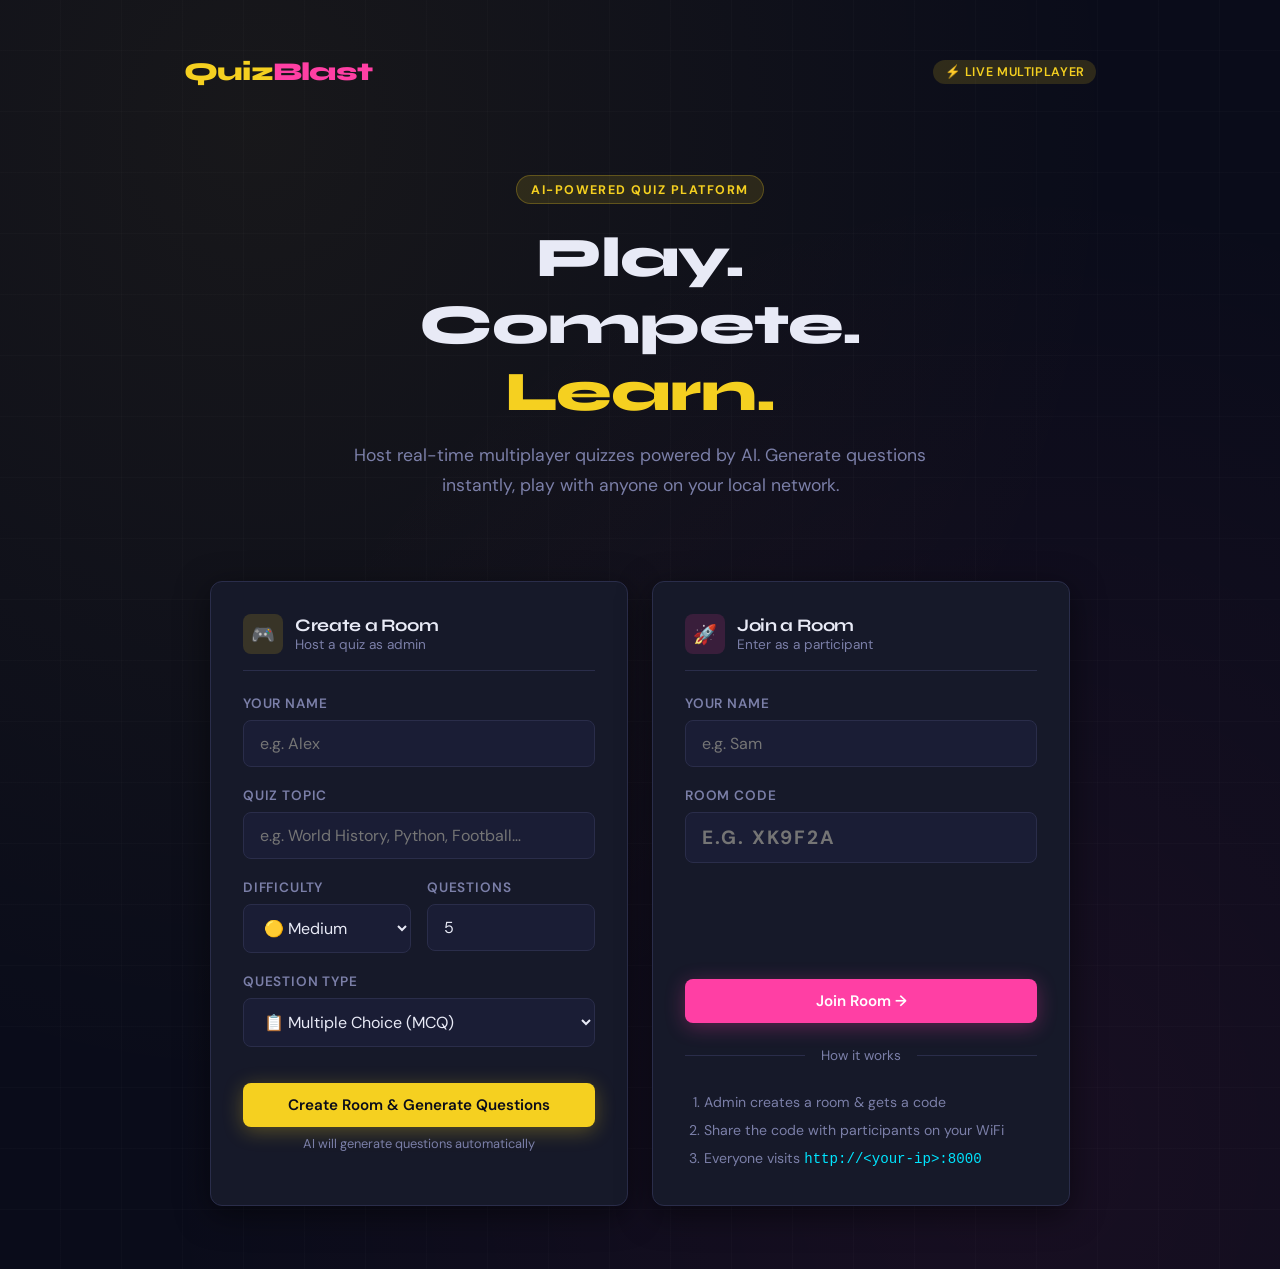
<file: index.html>
<!DOCTYPE html>
<html lang="en">
<head>
  <meta charset="UTF-8" />
  <meta name="viewport" content="width=device-width, initial-scale=1.0" />
  <title>QuizBlast – Multiplayer Quiz</title>
  <link rel="stylesheet" href="/static/style.css" />
</head>
<body>
  <div id="toast-container"></div>

  <div class="page">
    <nav>
      <a href="/" class="logo">Quiz<span>Blast</span></a>
      <span class="badge badge-yellow">⚡ Live Multiplayer</span>
    </nav>

    <section class="hero animate-in">
      <div class="hero-tag">AI-Powered Quiz Platform</div>
      <h1>Play. Compete. <em>Learn.</em></h1>
      <p>Host real-time multiplayer quizzes powered by AI. Generate questions instantly, play with anyone on your local network.</p>
    </section>

    <div class="two-col animate-in">

      <!-- Create Room -->
      <div class="card">
        <div class="card-header">
          <div class="icon icon-yellow">🎮</div>
          <div>
            <h3>Create a Room</h3>
            <p class="text-muted" style="font-size:.85rem">Host a quiz as admin</p>
          </div>
        </div>

        <form id="create-form" onsubmit="return false">
          <div class="form-group">
            <label>Your Name</label>
            <input type="text" id="admin-name" placeholder="e.g. Alex" maxlength="50" required />
          </div>
          <div class="form-group">
            <label>Quiz Topic</label>
            <input type="text" id="quiz-topic" placeholder="e.g. World History, Python, Football…" maxlength="100" required />
          </div>
          <div class="form-row">
            <div class="form-group">
              <label>Difficulty</label>
              <select id="difficulty">
                <option value="easy">🟢 Easy</option>
                <option value="medium" selected>🟡 Medium</option>
                <option value="hard">🔴 Hard</option>
              </select>
            </div>
            <div class="form-group">
              <label>Questions</label>
              <input type="number" id="num-questions" value="5" min="1" max="20" required />
            </div>
          </div>
          <div class="form-group">
            <label>Question Type</label>
            <select id="question-type">
              <option value="mcq">📋 Multiple Choice (MCQ)</option>
              <option value="blank">✏️ Fill in the Blanks</option>
            </select>
          </div>
          <button class="btn btn-primary btn-full mt-2" onclick="createRoom()" id="create-btn">
            <span>Create Room & Generate Questions</span>
          </button>
          <p class="text-muted text-center mt-1" style="font-size:.8rem">AI will generate questions automatically</p>
        </form>
      </div>

      <!-- Join Room -->
      <div class="card">
        <div class="card-header">
          <div class="icon icon-pink">🚀</div>
          <div>
            <h3>Join a Room</h3>
            <p class="text-muted" style="font-size:.85rem">Enter as a participant</p>
          </div>
        </div>

        <form id="join-form" onsubmit="return false">
          <div class="form-group">
            <label>Your Name</label>
            <input type="text" id="join-name" placeholder="e.g. Sam" maxlength="50" required />
          </div>
          <div class="form-group">
            <label>Room Code</label>
            <input type="text" id="room-code-input" placeholder="e.g. XK9F2A"
              maxlength="6" style="text-transform:uppercase;letter-spacing:.1em;font-size:1.2rem;font-weight:700" required />
          </div>

          <div style="height:6rem"></div>

          <button class="btn btn-pink btn-full" onclick="joinRoom()" id="join-btn">
            Join Room →
          </button>
        </form>

        <div class="divider">How it works</div>
        <ol style="padding-left:1.2rem;color:var(--muted);font-size:.88rem;line-height:2">
          <li>Admin creates a room &amp; gets a code</li>
          <li>Share the code with participants on your WiFi</li>
          <li>Everyone visits <code style="color:var(--cyan)">http://&lt;your-ip&gt;:8000</code></li>
        </ol>
      </div>

    </div>
  </div>

  <script src="/static/script.js"></script>
  <script>
    async function createRoom() {
      const name = document.getElementById('admin-name').value.trim();
      const topic = document.getElementById('quiz-topic').value.trim();
      const difficulty = document.getElementById('difficulty').value;
      const num = parseInt(document.getElementById('num-questions').value);
      const qtype = document.getElementById('question-type').value;

      if (!name || !topic) return showToast('Please fill in all fields.', 'error');

      const btn = document.getElementById('create-btn');
      btn.disabled = true;
      btn.innerHTML = '<span class="spinner"></span> Generating questions…';

      try {
        const res = await fetch('/create-room', {
          method: 'POST',
          headers: {'Content-Type': 'application/json'},
          body: JSON.stringify({admin_name: name, quiz_topic: topic, difficulty, num_questions: num, question_type: qtype})
        });
        const data = await res.json();
        if (!res.ok) throw new Error(data.detail || 'Failed to create room.');

        showToast(`Room created! ${data.num_questions} questions ready.`, 'success');

        // Save session info and redirect to admin dashboard
        sessionStorage.setItem('room_code', data.room_code);
        sessionStorage.setItem('admin_id', data.admin_id);
        sessionStorage.setItem('is_admin', 'true');
        sessionStorage.setItem('user_name', name);

        setTimeout(() => { window.location.href = `/admin?room=${data.room_code}`; }, 800);
      } catch (err) {
        showToast(err.message, 'error');
        btn.disabled = false;
        btn.innerHTML = '<span>Create Room & Generate Questions</span>';
      }
    }

    async function joinRoom() {
      const name = document.getElementById('join-name').value.trim();
      const code = document.getElementById('room-code-input').value.trim().toUpperCase();

      if (!name || !code) return showToast('Please fill in all fields.', 'error');

      const btn = document.getElementById('join-btn');
      btn.disabled = true;
      btn.textContent = 'Joining…';

      try {
        const res = await fetch('/join-room', {
          method: 'POST',
          headers: {'Content-Type': 'application/json'},
          body: JSON.stringify({name, room_code: code})
        });
        const data = await res.json();
        if (!res.ok) throw new Error(data.detail || 'Failed to join room.');

        sessionStorage.setItem('user_id', data.user_id);
        sessionStorage.setItem('room_code', data.room_code);
        sessionStorage.setItem('is_admin', 'false');
        sessionStorage.setItem('user_name', name);

        if (data.rejoin || data.room_status === 'started' || data.room_status === 'closed') {
          window.location.href = `/result?room=${code}&user=${data.user_id}`;
        } else {
          window.location.href = `/quiz?room=${code}&user=${data.user_id}`;
        }
      } catch (err) {
        showToast(err.message, 'error');
        btn.disabled = false;
        btn.textContent = 'Join Room →';
      }
    }

    // Auto-uppercase room code as typed
    document.getElementById('room-code-input')?.addEventListener('input', function() {
      this.value = this.value.toUpperCase();
    });
  </script>
</body>
</html>
</file>
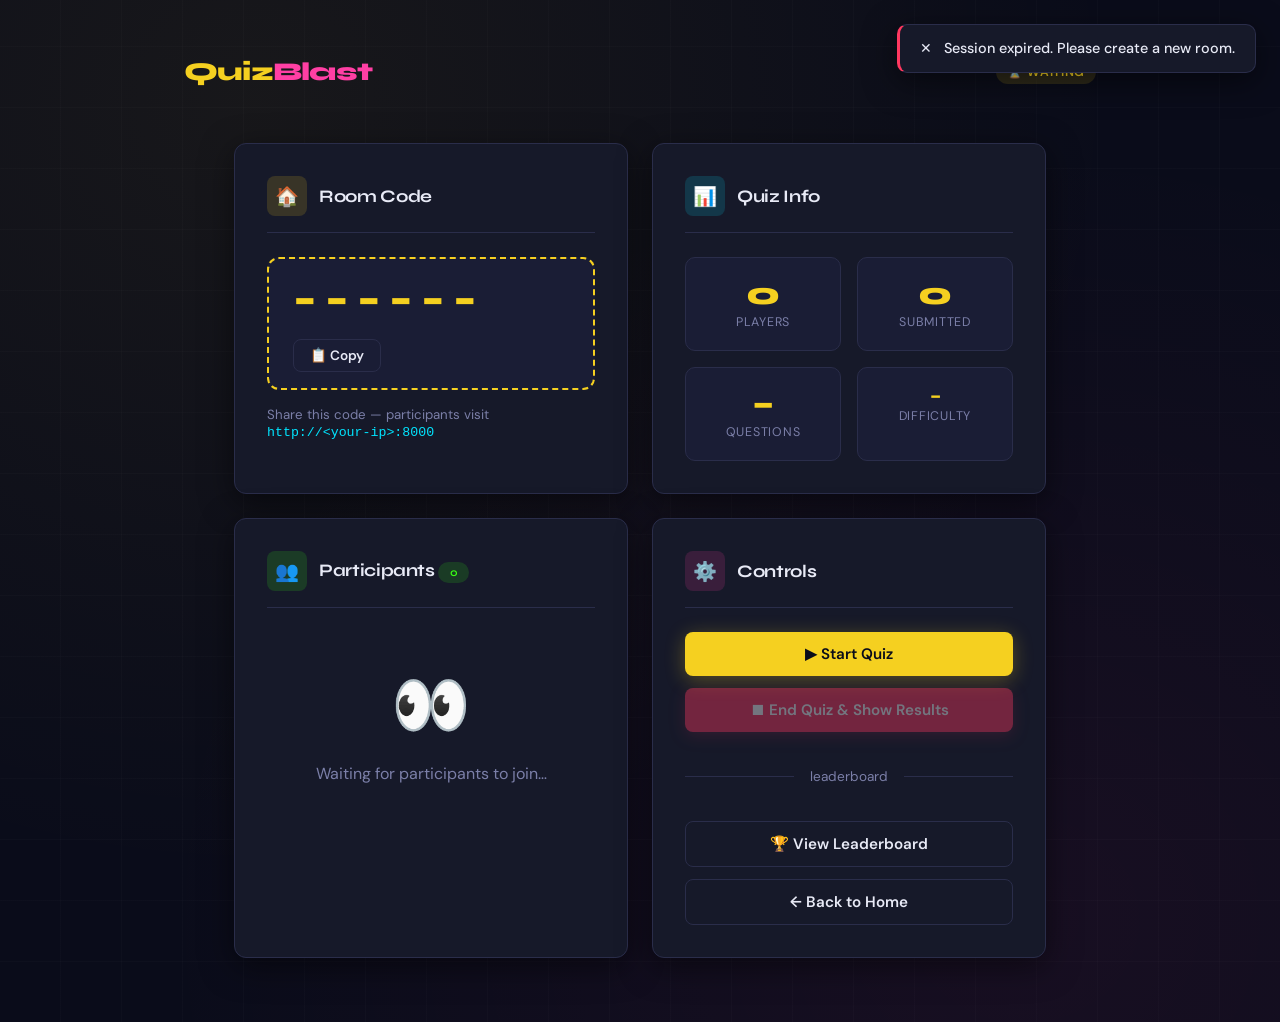
<file: admin.html>
<!DOCTYPE html>
<html lang="en">
<head>
  <meta charset="UTF-8" />
  <meta name="viewport" content="width=device-width, initial-scale=1.0" />
  <title>Admin Dashboard – QuizBlast</title>
  <link rel="stylesheet" href="/static/style.css" />
</head>
<body>
  <div id="toast-container"></div>

  <div class="page">
    <nav>
      <a href="/" class="logo">Quiz<span>Blast</span></a>
      <span id="room-status-badge" class="badge badge-yellow">⏳ Waiting</span>
    </nav>

    <div class="container" style="width:100%;max-width:860px">

      <!-- Top row: room code + quiz info -->
      <div class="two-col animate-in" style="margin-bottom:1.5rem">
        <div class="card">
          <div class="card-header">
            <div class="icon icon-yellow">🏠</div>
            <h3>Room Code</h3>
          </div>
          <div class="room-code-display">
            <button class="code room-code-button" id="room-code-display" onclick="copyCode()" title="Click to copy room code">------</button>
            <button class="btn btn-outline btn-sm" onclick="copyCode()">📋 Copy</button>
          </div>
          <p class="text-muted mt-2" style="font-size:.83rem">
            Share this code — participants visit <code style="color:var(--cyan)" id="server-url">http://&lt;your-ip&gt;:8000</code>
          </p>
        </div>

        <div class="card">
          <div class="card-header">
            <div class="icon icon-cyan">📊</div>
            <h3>Quiz Info</h3>
          </div>
          <div class="stats-grid" style="margin-bottom:0">
            <div class="stat-box">
              <div class="stat-value" id="stat-players">0</div>
              <div class="stat-label">Players</div>
            </div>
            <div class="stat-box">
              <div class="stat-value" id="stat-submitted">0</div>
              <div class="stat-label">Submitted</div>
            </div>
            <div class="stat-box">
              <div class="stat-value" id="stat-questions">–</div>
              <div class="stat-label">Questions</div>
            </div>
            <div class="stat-box">
              <div class="stat-value" id="stat-difficulty" style="font-size:1rem">–</div>
              <div class="stat-label">Difficulty</div>
            </div>
          </div>
        </div>
      </div>

      <!-- Main area: users + controls -->
      <div class="two-col animate-in">

        <!-- Participants panel -->
        <div class="card">
          <div class="card-header">
            <div class="icon icon-green">👥</div>
            <h3>Participants <span id="user-count" class="badge badge-green" style="font-size:.7rem">0</span></h3>
          </div>

          <div id="no-users" class="waiting-screen" style="padding:2rem 0">
            <div class="pulse-icon">👀</div>
            <p class="text-muted">Waiting for participants to join…</p>
          </div>

          <ul class="user-list" id="user-list"></ul>
        </div>

        <!-- Controls panel -->
        <div class="card">
          <div class="card-header">
            <div class="icon icon-pink">⚙️</div>
            <h3>Controls</h3>
          </div>

          <div style="display:flex;flex-direction:column;gap:.75rem">
            <button class="btn btn-primary" id="start-btn" onclick="startQuiz()">
              ▶ Start Quiz
            </button>
            <button class="btn btn-danger" id="end-btn" onclick="endQuiz()" disabled>
              ⏹ End Quiz & Show Results
            </button>
            <div class="divider">leaderboard</div>
            <button class="btn btn-outline" onclick="loadLeaderboard()">
              🏆 View Leaderboard
            </button>
            <button class="btn btn-outline" onclick="window.location.href='/'">
              ← Back to Home
            </button>
          </div>

          <!-- Submission tracker -->
          <div id="submission-section" class="hidden mt-3">
            <div class="flex-between mb-1">
              <span class="text-muted" style="font-size:.85rem">Submissions</span>
              <span id="submission-count" class="text-yellow" style="font-weight:700">0/0</span>
            </div>
            <div class="progress-wrap">
              <div class="progress-bar" id="submission-bar" style="width:0%"></div>
            </div>
          </div>
        </div>

      </div>

      <!-- Leaderboard (shown after quiz ends) -->
      <div class="card animate-in mt-3 hidden" id="leaderboard-card">
        <div class="card-header">
          <div class="icon icon-yellow">🏆</div>
          <h3>Leaderboard</h3>
        </div>
        <ul class="leaderboard" id="leaderboard-list"></ul>
      </div>

    </div>
  </div>

  <script src="/static/script.js"></script>
  <script>
    const params = new URLSearchParams(window.location.search);
    const roomCode = params.get('room') || sessionStorage.getItem('room_code');
    const adminId  = sessionStorage.getItem('admin_id');
    const adminName = sessionStorage.getItem('user_name') || 'Admin';

    let ws = null;
    let submittedCount = 0;
    let totalPlayers = 0;

    // ── Init ──────────────────────────────────────────────
    window.addEventListener('DOMContentLoaded', async () => {
      if (!roomCode || !adminId) {
        showToast('Session expired. Please create a new room.', 'error');
        setTimeout(() => window.location.href = '/', 1500);
        return;
      }

      document.getElementById('room-code-display').textContent = roomCode;
      document.getElementById('server-url').textContent = `http://${location.hostname}:8000`;

      await loadRoomInfo();
      connectWebSocket();
    });

    async function loadRoomInfo() {
      try {
        const res = await fetch(`/room-info/${roomCode}`);
        const data = await res.json();
        if (!res.ok) throw new Error(data.detail);

        document.getElementById('stat-questions').textContent = data.num_questions;
        document.getElementById('stat-difficulty').textContent = data.difficulty;

        updateStatus(data.status);
        renderUserList(data.participants);
      } catch (err) {
        showToast('Could not load room info: ' + err.message, 'error');
      }
    }

    // ── WebSocket ─────────────────────────────────────────
    function connectWebSocket() {
      const wsUrl = `ws://${location.host}/ws/${roomCode}?user_id=${adminId}&user_name=${encodeURIComponent(adminName)}&is_admin=true`;
      ws = new WebSocket(wsUrl);

      ws.onopen = () => {
        showToast('Live updates connected ✓', 'success');
        // Keepalive ping every 25 seconds
        setInterval(() => ws.readyState === 1 && ws.send(JSON.stringify({event:'ping'})), 25000);
      };

      ws.onmessage = (e) => {
        const msg = JSON.parse(e.data);
        handleWsEvent(msg);
      };

      ws.onclose = () => showToast('WebSocket disconnected. Refresh to reconnect.', 'error');
    }

    function handleWsEvent(msg) {
      switch(msg.event) {
        case 'user_joined':
          renderUserList(msg.users || []);
          showToast(`${msg.user_name} joined!`, 'info');
          break;
        case 'user_left':
          renderUserList(msg.users || []);
          showToast(`${msg.user_name} left.`, 'info');
          break;
        case 'user_submitted':
          submittedCount++;
          document.getElementById('stat-submitted').textContent = submittedCount;
          updateSubmissionProgress();
          showToast(`${msg.user_name} submitted — Score: ${msg.score}`, 'success');
          // Update score in user list
          document.querySelectorAll('.user-item').forEach(el => {
            if (parseInt(el.dataset.userId) === msg.user_id) {
              const scoreEl = el.querySelector('.user-score');
              if (scoreEl) scoreEl.textContent = `${msg.score} pts`;
            }
          });
          break;
        case 'quiz_ended':
          renderLeaderboard(msg.leaderboard);
          break;
      }
    }

    // ── Render helpers ────────────────────────────────────
    function renderUserList(users) {
      const list = document.getElementById('user-list');
      const noUsers = document.getElementById('no-users');
      const count = document.getElementById('user-count');

      totalPlayers = users.length;
      count.textContent = users.length;
      document.getElementById('stat-players').textContent = users.length;

      if (users.length === 0) {
        noUsers.classList.remove('hidden');
        list.innerHTML = '';
        return;
      }
      noUsers.classList.add('hidden');
      list.innerHTML = users.map(u => `
        <li class="user-item" data-user-id="${u.user_id}">
          <div class="name">
            <div class="avatar">${u.user_name.charAt(0).toUpperCase()}</div>
            <span>${u.user_name}</span>
          </div>
          <div style="display:flex;align-items:center;gap:.5rem">
            <span class="user-score text-muted" style="font-size:.85rem">–</span>
            <button class="btn btn-danger btn-sm" onclick="kickUser(${u.user_id}, '${u.user_name}')">✕</button>
          </div>
        </li>
      `).join('');

      updateSubmissionProgress();
    }

    function updateSubmissionProgress() {
      if (totalPlayers === 0) return;
      const pct = Math.round((submittedCount / totalPlayers) * 100);
      document.getElementById('submission-count').textContent = `${submittedCount}/${totalPlayers}`;
      document.getElementById('submission-bar').style.width = pct + '%';
    }

    function renderLeaderboard(lb) {
      const card = document.getElementById('leaderboard-card');
      const list = document.getElementById('leaderboard-list');
      card.classList.remove('hidden');

      const medals = ['🥇','🥈','🥉'];
      list.innerHTML = lb.map((u, i) => `
        <li class="lb-item">
          <span class="lb-rank">${medals[i] || '#'+(i+1)}</span>
          <div class="lb-name">${u.name}</div>
          <span class="lb-score">${u.score}</span>
        </li>
      `).join('');

      card.scrollIntoView({behavior:'smooth'});
    }

    function updateStatus(status) {
      const badge = document.getElementById('room-status-badge');
      const startBtn = document.getElementById('start-btn');
      const endBtn = document.getElementById('end-btn');
      const subSection = document.getElementById('submission-section');

      const map = {
        waiting: {text: '⏳ Waiting', cls: 'badge-yellow'},
        started: {text: '▶ Live',    cls: 'badge-green'},
        closed:  {text: '✓ Ended',  cls: 'badge-muted'},
      };
      const s = map[status] || map.waiting;
      badge.textContent = s.text;
      badge.className = `badge ${s.cls}`;

      if (status === 'started') {
        startBtn.disabled = true;
        endBtn.disabled = false;
        subSection.classList.remove('hidden');
      } else if (status === 'closed') {
        startBtn.disabled = true;
        endBtn.disabled = true;
      }
    }

    // ── Actions ───────────────────────────────────────────
    async function startQuiz() {
      if (!confirm('Start the quiz now? All participants will receive questions.')) return;
      const btn = document.getElementById('start-btn');
      btn.disabled = true;
      btn.innerHTML = '<span class="spinner"></span> Starting…';

      try {
        const res = await fetch('/start-quiz', {
          method: 'POST',
          headers: {'Content-Type': 'application/json'},
          body: JSON.stringify({room_code: roomCode, admin_id: parseInt(adminId)})
        });
        const data = await res.json();
        if (!res.ok) throw new Error(data.detail);

        showToast('Quiz started! Questions sent to all players.', 'success');
        updateStatus('started');
        btn.textContent = '▶ Quiz Running';
      } catch (err) {
        showToast(err.message, 'error');
        btn.disabled = false;
        btn.textContent = '▶ Start Quiz';
      }
    }

    async function endQuiz() {
      if (!confirm('End the quiz? This will show results to all participants.')) return;

      try {
        const res = await fetch('/end-quiz', {
          method: 'POST',
          headers: {'Content-Type': 'application/json'},
          body: JSON.stringify({room_code: roomCode, admin_id: parseInt(adminId)})
        });
        const data = await res.json();
        if (!res.ok) throw new Error(data.detail);

        showToast('Quiz ended! Showing results.', 'success');
        updateStatus('closed');
        renderLeaderboard(data.leaderboard);
      } catch (err) {
        showToast(err.message, 'error');
      }
    }

    async function kickUser(userId, userName) {
      if (!confirm(`Remove ${userName} from the room?`)) return;

      try {
        const res = await fetch(`/remove-user/${userId}?room_code=${roomCode}`, {method: 'DELETE'});
        const data = await res.json();
        if (!res.ok) throw new Error(data.detail);
        showToast(`${userName} removed.`, 'info');
      } catch (err) {
        showToast(err.message, 'error');
      }
    }

    async function loadLeaderboard() {
      try {
        const res = await fetch(`/leaderboard/${roomCode}`);
        const data = await res.json();
        if (!res.ok) throw new Error(data.detail);
        renderLeaderboard(data.leaderboard);
        showToast('Leaderboard loaded.', 'success');
      } catch (err) {
        showToast(err.message, 'error');
      }
    }

    async function copyCode() {
      try {
        if (navigator.clipboard?.writeText) {
          await navigator.clipboard.writeText(roomCode);
        } else {
          const textarea = document.createElement('textarea');
          textarea.value = roomCode;
          textarea.setAttribute('readonly', '');
          textarea.style.position = 'fixed';
          textarea.style.opacity = '0';
          document.body.appendChild(textarea);
          textarea.select();
          document.execCommand('copy');
          textarea.remove();
        }
        showToast('Room code copied!', 'success');
      } catch (err) {
        showToast('Could not copy room code.', 'error');
      }
    }
  </script>
</body>
</html>
</file>
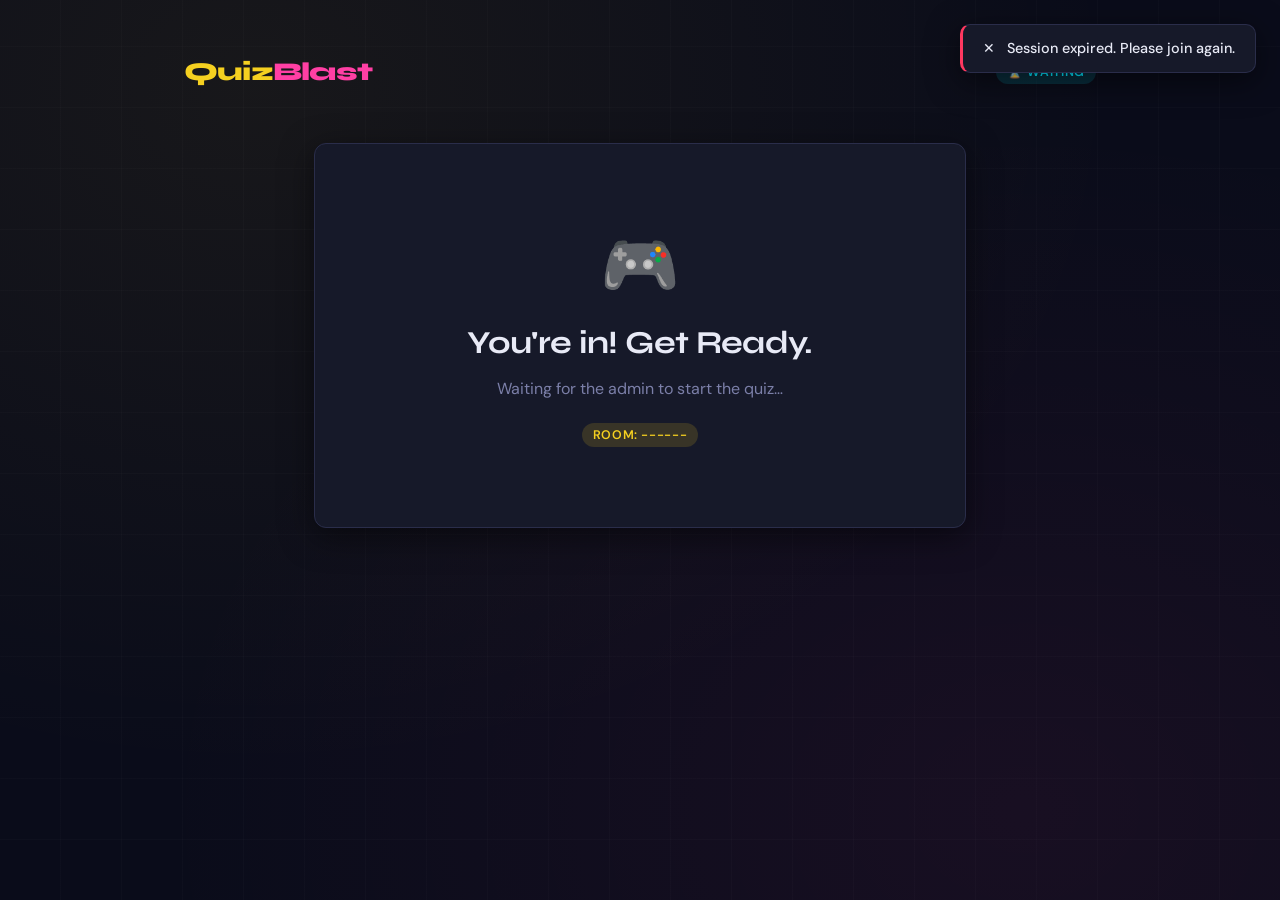
<file: quiz.html>
<!DOCTYPE html>
<html lang="en">
<head>
  <meta charset="UTF-8" />
  <meta name="viewport" content="width=device-width, initial-scale=1.0" />
  <title>Quiz – QuizBlast</title>
  <link rel="stylesheet" href="/static/style.css" />
</head>
<body>
  <div id="toast-container"></div>

  <div class="page">
    <nav>
      <a href="/" class="logo">Quiz<span>Blast</span></a>
      <span class="badge badge-cyan" id="quiz-badge">⏳ Waiting</span>
    </nav>

    <div class="container" style="width:100%;max-width:700px">

      <!-- Waiting screen -->
      <div id="waiting-screen" class="card animate-in text-center">
        <div class="waiting-screen">
          <div class="pulse-icon">🎮</div>
          <h2>You're in! Get Ready.</h2>
          <p class="text-muted mt-2" id="waiting-info">
            Waiting for the admin to start the quiz…
          </p>
          <div class="mt-3">
            <span class="badge badge-yellow" id="room-code-badge">Room: ------</span>
          </div>
        </div>
      </div>

      <!-- Quiz screen (hidden until started) -->
      <div id="quiz-screen" class="hidden animate-in">
        <div class="flex-between mb-2">
          <h2 id="quiz-title">Quiz</h2>
          <span class="badge badge-green">▶ Live</span>
        </div>

        <!-- Progress -->
        <div class="flex-between mb-1">
          <span class="text-muted" style="font-size:.85rem">Progress</span>
          <span id="progress-label" class="text-yellow" style="font-weight:700;font-size:.85rem">0 / 0 answered</span>
        </div>
        <div class="progress-wrap mb-3">
          <div class="progress-bar" id="quiz-progress-bar" style="width:0%"></div>
        </div>

        <!-- Questions container -->
        <div id="questions-container"></div>

        <!-- Submit button -->
        <button class="btn btn-primary btn-full mt-3" id="submit-btn" onclick="submitAllAnswers()">
          ✅ Submit All Answers
        </button>
      </div>

      <!-- Submitted screen -->
      <div id="submitted-screen" class="hidden animate-in">
        <div class="card text-center">
          <div class="waiting-screen">
            <div style="font-size:4rem">🎉</div>
            <h2>Answers Submitted!</h2>
            <p class="text-muted mt-2">Waiting for the admin to end the quiz…</p>
            <div class="stats-grid mt-3">
              <div class="stat-box">
                <div class="stat-value text-green" id="result-score">–</div>
                <div class="stat-label">Score</div>
              </div>
              <div class="stat-box">
                <div class="stat-value" id="result-correct">–</div>
                <div class="stat-label">Correct</div>
              </div>
              <div class="stat-box">
                <div class="stat-value" id="result-total">–</div>
                <div class="stat-label">Total</div>
              </div>
            </div>
          </div>
        </div>
      </div>

    </div>
  </div>

  <script src="/static/script.js"></script>
  <script>
    const params   = new URLSearchParams(window.location.search);
    const roomCode = params.get('room') || sessionStorage.getItem('room_code');
    const userId   = parseInt(params.get('user') || sessionStorage.getItem('user_id'));
    const userName = sessionStorage.getItem('user_name') || 'Player';

    let ws = null;
    let questions = [];
    let userAnswers = {}; // question_id -> answer string

    window.addEventListener('DOMContentLoaded', () => {
      if (!roomCode || !userId) {
        showToast('Session expired. Please join again.', 'error');
        setTimeout(() => window.location.href = '/', 1500);
        return;
      }
      document.getElementById('room-code-badge').textContent = `Room: ${roomCode}`;
      connectWebSocket();
    });

    // ── WebSocket ─────────────────────────────────────────
    function connectWebSocket() {
      const wsUrl = `ws://${location.host}/ws/${roomCode}?user_id=${userId}&user_name=${encodeURIComponent(userName)}&is_admin=false`;
      ws = new WebSocket(wsUrl);

      ws.onopen = () => {
        setInterval(() => ws.readyState === 1 && ws.send(JSON.stringify({event:'ping'})), 25000);
      };

      ws.onmessage = (e) => {
        const msg = JSON.parse(e.data);

        if (msg.event === 'quiz_started') {
          showToast('Quiz started! Good luck! 🚀', 'success');
          startQuiz(msg.questions);
        }

        if (msg.event === 'quiz_ended') {
          // Redirect to results
          window.location.href = `/result?room=${roomCode}&user=${userId}`;
        }

        if (msg.event === 'kicked') {
          showToast('You were removed from the room by the admin.', 'error');
          setTimeout(() => window.location.href = '/', 2000);
        }
      };

      ws.onclose = () => {
        // Don't show error if already submitted/redirecting
        if (!document.getElementById('submitted-screen').classList.contains('hidden')) return;
        showToast('Connection lost. Please refresh.', 'error');
      };
    }

    // ── Start quiz ────────────────────────────────────────
    function startQuiz(qs) {
      questions = qs;
      document.getElementById('waiting-screen').classList.add('hidden');
      document.getElementById('quiz-screen').classList.remove('hidden');
      document.getElementById('quiz-badge').textContent = '▶ Live';
      document.getElementById('quiz-badge').className = 'badge badge-green';
      document.getElementById('quiz-title').textContent = `Quiz – ${roomCode}`;
      document.getElementById('result-total').textContent = qs.length;

      renderQuestions(qs);
      updateProgress();
    }

    function renderQuestions(qs) {
      const container = document.getElementById('questions-container');
      container.innerHTML = qs.map((q, i) => {
        let answerHtml = '';

        if (q.type === 'mcq') {
          const letters = ['A','B','C','D'];
          answerHtml = `<div class="options">` +
            q.options.map((opt, j) => `
              <button class="option-btn" data-qid="${q.id}" data-value="${opt}"
                onclick="selectOption(this, ${q.id}, '${opt.replace(/'/g,"\\'")}')">
                <span class="option-letter">${letters[j]}</span>
                <span>${opt}</span>
              </button>
            `).join('') +
          `</div>`;
        } else {
          answerHtml = `
            <input type="text" class="blank-input" id="blank-${q.id}"
              placeholder="Type your answer here…"
              oninput="recordBlank(${q.id}, this.value)" />
          `;
        }

        return `
          <div class="question-card" id="qcard-${q.id}">
            <div class="question-number">Question ${i + 1} of ${qs.length}</div>
            <div class="question-text">${q.question_text}</div>
            ${answerHtml}
          </div>
        `;
      }).join('');
    }

    function selectOption(btn, qid, value) {
      // Deselect all options for this question
      document.querySelectorAll(`[data-qid="${qid}"]`).forEach(b => b.classList.remove('selected'));
      btn.classList.add('selected');
      userAnswers[qid] = value;

      // Mark card as answered
      document.getElementById(`qcard-${qid}`).classList.add('answered');
      updateProgress();
    }

    function recordBlank(qid, value) {
      if (value.trim()) {
        userAnswers[qid] = value.trim();
        document.getElementById(`qcard-${qid}`).classList.add('answered');
      } else {
        delete userAnswers[qid];
        document.getElementById(`qcard-${qid}`).classList.remove('answered');
      }
      updateProgress();
    }

    function updateProgress() {
      const answered = Object.keys(userAnswers).length;
      const total = questions.length;
      const pct = total > 0 ? (answered / total) * 100 : 0;
      document.getElementById('quiz-progress-bar').style.width = pct + '%';
      document.getElementById('progress-label').textContent = `${answered} / ${total} answered`;
    }

    // ── Submit all answers ────────────────────────────────
    async function submitAllAnswers() {
      const unanswered = questions.filter(q => !userAnswers[q.id]);
      if (unanswered.length > 0) {
        if (!confirm(`You have ${unanswered.length} unanswered question(s). Submit anyway?`)) return;
        // Fill blanks with empty string for unanswered
        unanswered.forEach(q => { if (!userAnswers[q.id]) userAnswers[q.id] = ''; });
      }

      const btn = document.getElementById('submit-btn');
      btn.disabled = true;
      btn.innerHTML = '<span class="spinner"></span> Submitting…';

      const answersArray = questions.map(q => ({
        question_id: q.id,
        answer: userAnswers[q.id] || '',
      }));

      try {
        const res = await fetch('/submit-answers', {
          method: 'POST',
          headers: {'Content-Type': 'application/json'},
          body: JSON.stringify({user_id: userId, room_code: roomCode, answers: answersArray})
        });
        const data = await res.json();
        if (!res.ok) throw new Error(data.detail);

        // Show submitted screen
        document.getElementById('quiz-screen').classList.add('hidden');
        document.getElementById('submitted-screen').classList.remove('hidden');
        document.getElementById('result-score').textContent = data.score;
        document.getElementById('result-correct').textContent = data.correct;
        document.getElementById('result-total').textContent = data.total;

        showToast('Answers submitted! Wait for the admin to end the quiz.', 'success');
      } catch (err) {
        showToast(err.message, 'error');
        btn.disabled = false;
        btn.innerHTML = '✅ Submit All Answers';
      }
    }
  </script>
</body>
</html>
</file>
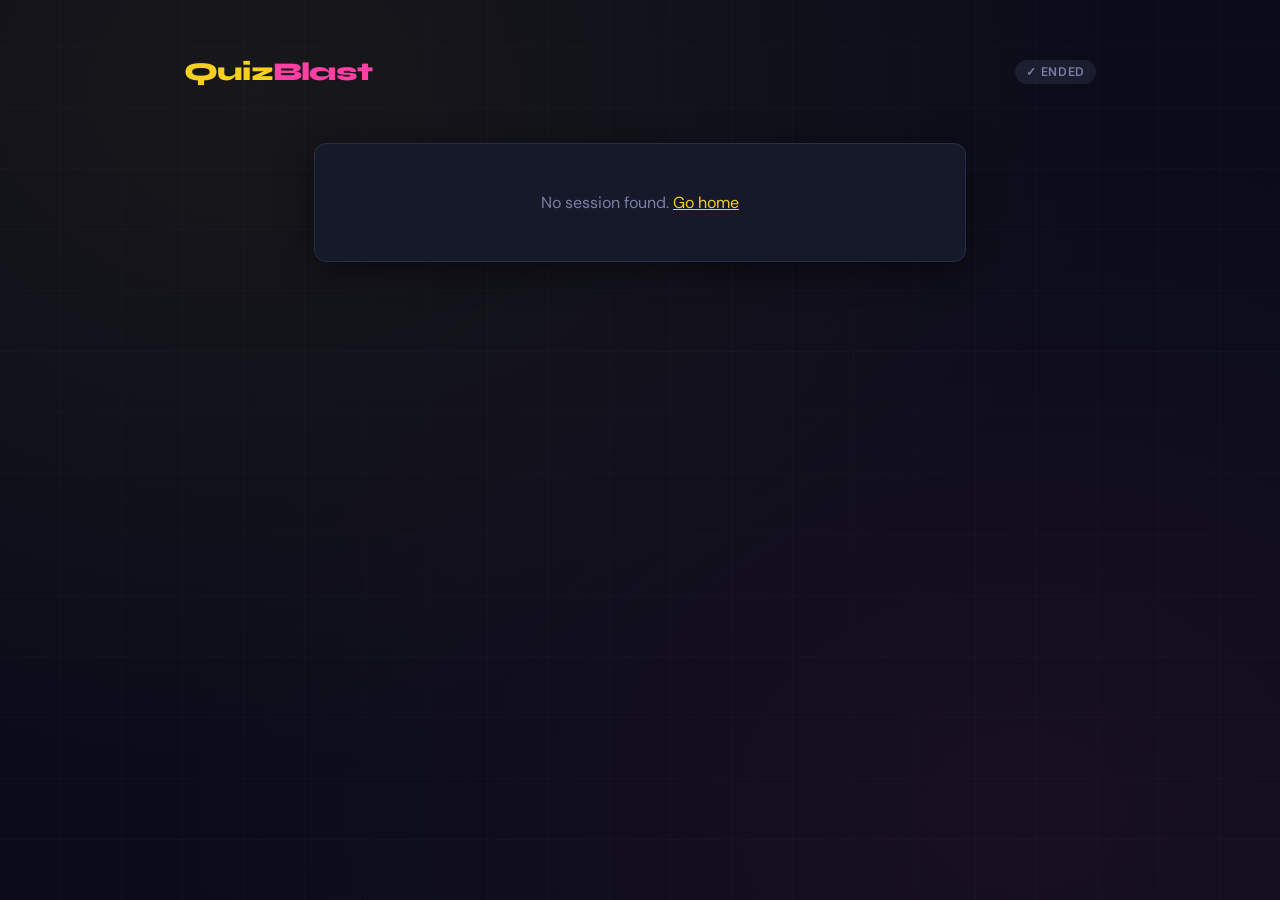
<file: result.html>
<!DOCTYPE html>
<html lang="en">
<head>
  <meta charset="UTF-8" />
  <meta name="viewport" content="width=device-width, initial-scale=1.0" />
  <title>Results – QuizBlast</title>
  <link rel="stylesheet" href="/static/style.css" />
  <style>
    .score-hero {
      text-align: center;
      padding: 2.5rem 1.5rem;
      background: var(--card);
      border: 1px solid var(--border);
      border-radius: var(--radius);
      margin-bottom: 1.5rem;
      position: relative;
      overflow: hidden;
    }
    .score-hero::before {
      content: '';
      position: absolute;
      inset: 0;
      background: radial-gradient(ellipse at 50% 0%, rgba(245,208,32,.08) 0%, transparent 70%);
    }
    .big-score {
      font-family: 'Syne', sans-serif;
      font-size: clamp(4rem, 10vw, 7rem);
      font-weight: 800;
      color: var(--yellow);
      line-height: 1;
      text-shadow: 0 0 40px rgba(245,208,32,.4);
    }
    .answer-row {
      display: grid;
      grid-template-columns: 1fr auto;
      gap: 1rem;
      align-items: start;
      background: var(--bg3);
      border-radius: 10px;
      padding: 1rem 1.25rem;
      border-left: 3px solid var(--border);
      margin-bottom: .6rem;
    }
    .answer-row.correct-row { border-left-color: var(--green); }
    .answer-row.wrong-row   { border-left-color: var(--red); }
  </style>
</head>
<body>
  <div id="toast-container"></div>

  <div class="page">
    <nav>
      <a href="/" class="logo">Quiz<span>Blast</span></a>
      <span class="badge badge-muted">✓ Ended</span>
    </nav>

    <div class="container" style="width:100%;max-width:700px">

      <!-- Loading -->
      <div id="loading" class="card text-center animate-in" style="padding:3rem">
        <div class="flex-center">
          <div class="spinner"></div>
          <span class="text-muted">Loading your results…</span>
        </div>
      </div>

      <!-- Results (hidden until loaded) -->
      <div id="results-container" class="hidden animate-in">

        <!-- Score Hero -->
        <div class="score-hero">
          <p class="text-muted mb-1" id="hero-topic" style="font-size:.85rem;text-transform:uppercase;letter-spacing:.08em"></p>
          <div class="big-score" id="hero-score">0</div>
          <p class="text-muted mt-1" id="hero-subtitle">pts</p>
          <p class="mt-2" id="hero-name" style="font-size:1.1rem;font-weight:600"></p>
        </div>

        <!-- Stats row -->
        <div class="stats-grid mb-3">
          <div class="stat-box">
            <div class="stat-value text-green" id="stat-correct">–</div>
            <div class="stat-label">Correct</div>
          </div>
          <div class="stat-box">
            <div class="stat-value text-red" id="stat-wrong">–</div>
            <div class="stat-label">Wrong</div>
          </div>
          <div class="stat-box">
            <div class="stat-value" id="stat-total">–</div>
            <div class="stat-label">Total</div>
          </div>
          <div class="stat-box">
            <div class="stat-value text-yellow" id="stat-pct">–</div>
            <div class="stat-label">Score %</div>
          </div>
        </div>

        <!-- Leaderboard -->
        <div class="card mb-3">
          <div class="card-header">
            <div class="icon icon-yellow">🏆</div>
            <h3>Leaderboard</h3>
          </div>
          <ul class="leaderboard" id="leaderboard-list"></ul>
        </div>

        <!-- Question breakdown -->
        <div class="card mb-3">
          <div class="card-header">
            <div class="icon icon-cyan">📋</div>
            <h3>Answer Breakdown</h3>
          </div>
          <div id="answer-breakdown"></div>
        </div>

        <div class="flex-center">
          <a href="/" class="btn btn-primary">Play Again</a>
          <button class="btn btn-outline" onclick="window.print()">🖨 Print Results</button>
        </div>

      </div>
    </div>
  </div>

  <script src="/static/script.js"></script>
  <script>
    const params   = new URLSearchParams(window.location.search);
    const roomCode = params.get('room') || sessionStorage.getItem('room_code');
    const userId   = parseInt(params.get('user') || sessionStorage.getItem('user_id'));

    window.addEventListener('DOMContentLoaded', async () => {
      if (!roomCode || !userId) {
        document.getElementById('loading').innerHTML =
          '<p class="text-muted">No session found. <a href="/" style="color:var(--yellow)">Go home</a></p>';
        return;
      }

      // Also connect WS to listen for quiz_ended event in case still waiting
      connectWsForRedirect();

      try {
        const res = await fetch(`/results/${roomCode}/${userId}`);
        const data = await res.json();

        if (!res.ok) {
          document.getElementById('loading').innerHTML =
            `<p class="text-muted">${data.detail || 'Could not load results.'}</p>`;
          return;
        }

        renderResults(data);
      } catch (err) {
        document.getElementById('loading').innerHTML =
          `<p class="text-red">Error: ${err.message}</p>`;
      }
    });

    function connectWsForRedirect() {
      try {
        const userName = sessionStorage.getItem('user_name') || 'Player';
        const ws = new WebSocket(`ws://${location.host}/ws/${roomCode}?user_id=${userId}&user_name=${encodeURIComponent(userName)}&is_admin=false`);
        ws.onmessage = (e) => {
          const msg = JSON.parse(e.data);
          if (msg.event === 'quiz_ended') window.location.reload();
        };
      } catch(e) {}
    }

    function renderResults(data) {
      document.getElementById('loading').classList.add('hidden');
      document.getElementById('results-container').classList.remove('hidden');

      const correct = data.question_results.filter(r => r.is_correct).length;
      const wrong   = data.question_results.length - correct;
      const pct     = data.total_questions > 0 ? Math.round((data.score / data.total_questions) * 100) : 0;

      // Hero
      document.getElementById('hero-topic').textContent  = data.quiz_topic;
      document.getElementById('hero-score').textContent  = data.score;
      document.getElementById('hero-subtitle').textContent = `out of ${data.total_questions}`;
      document.getElementById('hero-name').textContent   = `${data.user_name}'s Results`;

      // Stats
      document.getElementById('stat-correct').textContent = correct;
      document.getElementById('stat-wrong').textContent   = wrong;
      document.getElementById('stat-total').textContent   = data.total_questions;
      document.getElementById('stat-pct').textContent     = pct + '%';

      // Leaderboard
      const medals = ['🥇','🥈','🥉'];
      document.getElementById('leaderboard-list').innerHTML =
        data.leaderboard.map((u, i) => `
          <li class="lb-item ${u.is_you ? 'is-you' : ''}">
            <span class="lb-rank">${medals[i] || '#'+(i+1)}</span>
            <div class="lb-name">${u.name} ${u.is_you ? '<span class="badge badge-cyan" style="font-size:.7rem">You</span>' : ''}</div>
            <span class="lb-score">${u.score}</span>
          </li>
        `).join('');

      // Answer breakdown
      document.getElementById('answer-breakdown').innerHTML =
        data.question_results.map((r, i) => `
          <div class="answer-row ${r.is_correct ? 'correct-row' : 'wrong-row'}">
            <div>
              <p style="font-size:.88rem;font-weight:700;margin-bottom:.35rem">
                <span class="${r.is_correct ? 'text-green' : 'text-red'}">${r.is_correct ? 'Correct' : 'Wrong'}</span>
              </p>
              <p style="font-size:.78rem;color:var(--muted);margin-bottom:.3rem;font-weight:600;text-transform:uppercase;letter-spacing:.06em">
                Q${i+1} · ${r.type === 'mcq' ? 'MCQ' : 'Fill-in-blank'}
              </p>
              <p style="margin-bottom:.5rem">${r.question_text}</p>
              <p style="font-size:.88rem">
                <span class="text-muted">Your answer: </span>
                <strong class="${r.is_correct ? 'text-green' : 'text-red'}">${r.user_answer || '—'}</strong>
              </p>
              <p style="font-size:.88rem">
                <span class="text-muted">Correct answer: </span>
                <strong class="text-green">${r.correct_answer}</strong>
              </p>
            </div>
            <span style="font-size:1.4rem">${r.is_correct ? '✅' : '❌'}</span>
          </div>
        `).join('');
    }
  </script>
</body>
</html>
</file>
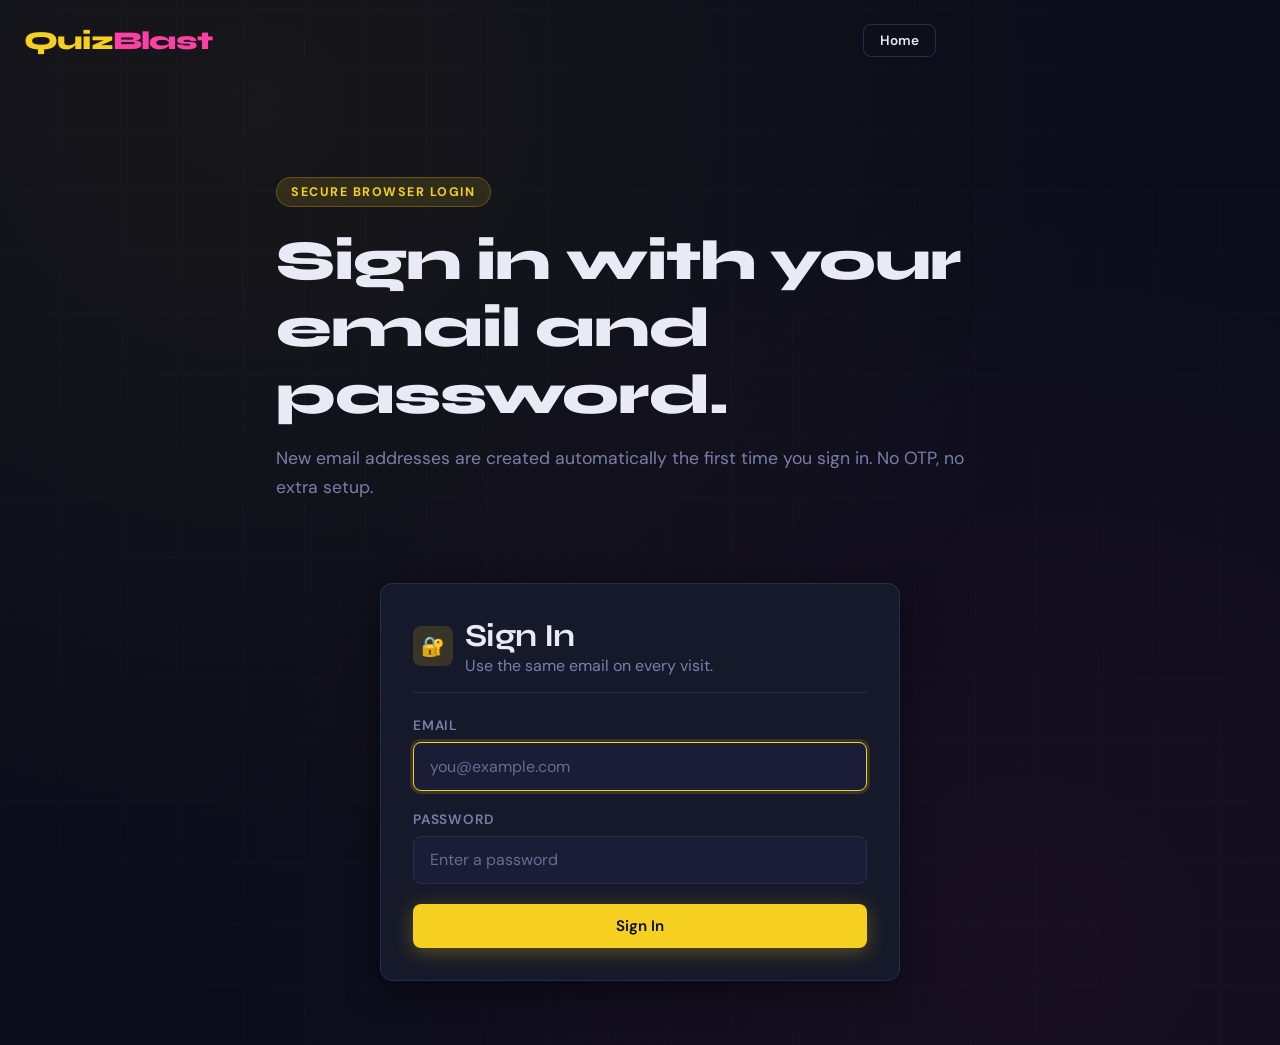
<file: templates/signin.html>
<!DOCTYPE html>
<html lang="en">
<head>
  <meta charset="UTF-8" />
  <meta name="viewport" content="width=device-width, initial-scale=1.0" />
  <title>QuizBlast | Sign In</title>
  <link rel="stylesheet" href="/static/style.css" />
  <style>
    body[data-page="signin"] .signin-form .signin-input {
      display: block;
      width: 100%;
      min-width: 0;
      box-sizing: border-box;
      background: var(--bg3);
      border: 1px solid var(--border);
      border-radius: 8px;
      padding: .85rem 1rem;
      color: var(--text);
      font-family: 'DM Sans', sans-serif;
      font-size: 1rem;
      line-height: 1.2;
      -webkit-appearance: none;
      appearance: none;
      box-shadow: none;
      outline: none;
    }

    body[data-page="signin"] .signin-form .signin-input:focus {
      border-color: var(--yellow);
      box-shadow: 0 0 0 3px rgba(245, 208, 32, .15);
    }

    body[data-page="signin"] .signin-form .signin-input::placeholder {
      color: rgba(123, 127, 168, .8);
    }
  </style>
</head>
<body data-page="signin">
  <div id="toast-container"></div>
  <nav>
    <a class="logo" href="/">Quiz<span>Blast</span></a>
    <a class="btn btn-outline btn-sm" href="/">Home</a>
  </nav>

  <main class="page container">
    <section class="hero hero-left hero-wide">
      <span class="hero-tag">Secure browser login</span>
      <h1>Sign in with your email and password.</h1>
      <p>New email addresses are created automatically the first time you sign in. No OTP, no extra setup.</p>
    </section>

    <div class="card card-auth">
      <div class="card-header">
        <div class="icon icon-yellow">🔐</div>
        <div>
          <h2>Sign In</h2>
          <p class="text-muted">Use the same email on every visit.</p>
        </div>
      </div>

      <form id="signin-form" class="signin-form">
        <div class="form-group">
          <label for="signin-email">Email</label>
          <input id="signin-email" name="email" class="signin-input" type="email" placeholder="you@example.com" autocomplete="email" required />
        </div>
        <div class="form-group">
          <label for="signin-password">Password</label>
          <input id="signin-password" name="password" class="signin-input" type="password" placeholder="Enter a password" autocomplete="current-password" required />
        </div>
        <button class="btn btn-primary btn-full" type="submit">Sign In</button>
      </form>
    </div>
  </main>

  <script src="/static/script.js"></script>
  <script src="/static/app.js"></script>
</body>
</html>
</file>
<file: static/style.css>
@import url('https://fonts.googleapis.com/css2?family=Syne:wght@700;800&family=DM+Sans:wght@300;400;500;600&display=swap');

:root {
  --bg:        #0a0c1a;
  --bg2:       #111428;
  --bg3:       #1a1d35;
  --card:      #161929;
  --border:    #2a2d4a;
  --yellow:    #f5d020;
  --pink:      #ff3fa4;
  --cyan:      #00e5ff;
  --green:     #39ff14;
  --red:       #ff3860;
  --text:      #e8eaf6;
  --muted:     #7b7fa8;
  --radius:    12px;
  --shadow:    0 8px 32px rgba(0,0,0,.5);
}

*, *::before, *::after { box-sizing: border-box; margin: 0; padding: 0; }

html { scroll-behavior: smooth; }

body {
  font-family: 'DM Sans', sans-serif;
  background: var(--bg);
  color: var(--text);
  min-height: 100vh;
  background-image:
    radial-gradient(ellipse at 20% 10%, rgba(245,208,32,.06) 0%, transparent 60%),
    radial-gradient(ellipse at 80% 90%, rgba(255,63,164,.06) 0%, transparent 60%),
    repeating-linear-gradient(0deg, transparent, transparent 60px, rgba(255,255,255,.015) 60px, rgba(255,255,255,.015) 61px),
    repeating-linear-gradient(90deg, transparent, transparent 60px, rgba(255,255,255,.015) 60px, rgba(255,255,255,.015) 61px);
}

h1, h2, h3 { font-family: 'Syne', sans-serif; letter-spacing: -0.02em; }
h1 { font-size: clamp(2rem, 5vw, 3.5rem); font-weight: 800; }
h2 { font-size: clamp(1.4rem, 3vw, 2rem); font-weight: 700; }
h3 { font-size: 1.1rem; font-weight: 700; }

.container {
  max-width: 960px;
  margin: 0 auto;
  padding: 0 1.5rem;
  width: 100%;
}

.container-narrow {
  max-width: 700px;
}

.container-wide {
  max-width: 860px;
}

.page {
  min-height: 100vh;
  display: flex;
  flex-direction: column;
  align-items: center;
  padding: 2rem 1rem 4rem;
}

.logo {
  font-family: 'Syne', sans-serif;
  font-size: 1.6rem;
  font-weight: 800;
  color: var(--yellow);
  text-decoration: none;
  letter-spacing: -0.03em;
}

.logo span { color: var(--pink); }

nav {
  width: 100%;
  max-width: 960px;
  display: flex;
  align-items: center;
  justify-content: space-between;
  padding: 1.5rem 1.5rem;
  margin-bottom: 2rem;
}

.nav-actions {
  display: flex;
  align-items: center;
  gap: .5rem;
  flex-wrap: wrap;
  justify-content: flex-end;
}

.card {
  background: var(--card);
  border: 1px solid var(--border);
  border-radius: var(--radius);
  padding: 2rem;
  box-shadow: var(--shadow);
  width: 100%;
}

.card-auth {
  max-width: 520px;
  width: 100%;
}

.card-header {
  display: flex;
  align-items: center;
  gap: .75rem;
  margin-bottom: 1.5rem;
  padding-bottom: 1rem;
  border-bottom: 1px solid var(--border);
}

.card-header .icon {
  width: 40px; height: 40px;
  border-radius: 8px;
  display: flex; align-items: center; justify-content: center;
  font-size: 1.2rem;
  flex-shrink: 0;
}

.icon-yellow { background: rgba(245,208,32,.15); color: var(--yellow); }
.icon-pink   { background: rgba(255,63,164,.15); color: var(--pink); }
.icon-cyan   { background: rgba(0,229,255,.15);  color: var(--cyan); }
.icon-green  { background: rgba(57,255,20,.15);  color: var(--green); }

.form-group { margin-bottom: 1.25rem; }

label {
  display: block;
  font-size: .85rem;
  font-weight: 600;
  color: var(--muted);
  text-transform: uppercase;
  letter-spacing: .06em;
  margin-bottom: .5rem;
}

input[type="text"],
input[type="email"],
input[type="password"],
input[type="number"],
select,
.form-group input,
.form-group select,
.signin-form .signin-input {
  width: 100%;
  background: var(--bg3);
  border: 1px solid var(--border);
  border-radius: 8px;
  padding: .75rem 1rem;
  color: var(--text);
  font-family: 'DM Sans', sans-serif;
  font-size: 1rem;
  transition: border-color .2s, box-shadow .2s;
  outline: none;
}

input:focus, select:focus {
  border-color: var(--yellow);
  box-shadow: 0 0 0 3px rgba(245,208,32,.15);
}

.signin-form .signin-input::placeholder {
  color: rgba(123, 127, 168, .8);
}

select option { background: var(--bg3); }

.form-row {
  display: grid;
  grid-template-columns: 1fr 1fr;
  gap: 1rem;
}

.btn {
  display: inline-flex;
  align-items: center;
  justify-content: center;
  gap: .5rem;
  padding: .75rem 1.75rem;
  border-radius: 8px;
  border: none;
  font-family: 'DM Sans', sans-serif;
  font-weight: 600;
  font-size: .95rem;
  cursor: pointer;
  transition: transform .15s, box-shadow .15s, opacity .15s;
  text-decoration: none;
  white-space: nowrap;
}

.btn:hover { transform: translateY(-2px); }
.btn:active { transform: translateY(0); }
.btn:disabled { opacity: .4; cursor: not-allowed; transform: none; }

.btn-primary {
  background: var(--yellow);
  color: #0a0c1a;
  box-shadow: 0 4px 20px rgba(245,208,32,.3);
}

.btn-danger {
  background: var(--red);
  color: #fff;
  box-shadow: 0 4px 16px rgba(255,56,96,.3);
}

.btn-outline {
  background: transparent;
  color: var(--text);
  border: 1px solid var(--border);
}

.btn-outline:hover { border-color: var(--yellow); color: var(--yellow); }

.btn-success {
  background: var(--green);
  color: #0a0c1a;
  box-shadow: 0 4px 20px rgba(57,255,20,.25);
}

.btn-pink {
  background: var(--pink);
  color: #fff;
  box-shadow: 0 4px 20px rgba(255,63,164,.3);
}

.btn-full { width: 100%; }
.btn-sm { padding: .45rem 1rem; font-size: .85rem; }

.badge {
  display: inline-flex;
  align-items: center;
  gap: .3rem;
  padding: .25rem .7rem;
  border-radius: 999px;
  font-size: .78rem;
  font-weight: 600;
  text-transform: uppercase;
  letter-spacing: .05em;
}

.badge-yellow { background: rgba(245,208,32,.15); color: var(--yellow); }
.badge-pink   { background: rgba(255,63,164,.15); color: var(--pink); }
.badge-green  { background: rgba(57,255,20,.15);  color: var(--green); }
.badge-red    { background: rgba(255,56,96,.15);  color: var(--red); }
.badge-cyan   { background: rgba(0,229,255,.15);  color: var(--cyan); }
.badge-muted  { background: rgba(123,127,168,.15); color: var(--muted); }

.room-code-display {
  display: inline-flex;
  align-items: center;
  gap: 1rem;
  background: var(--bg3);
  border: 2px dashed var(--yellow);
  border-radius: 12px;
  padding: 1rem 1.5rem;
  width: 100%;
  flex-wrap: wrap;
  justify-content: space-between;
}

.room-code-display .code {
  font-family: 'Syne', sans-serif;
  font-size: 2.5rem;
  font-weight: 800;
  color: var(--yellow);
  letter-spacing: .2em;
}

.room-code-button {
  appearance: none;
  background: transparent;
  border: 0;
  padding: 0;
  text-align: left;
  cursor: pointer;
  transition: transform .15s ease, opacity .15s ease, filter .15s ease;
}

.room-code-button:hover {
  transform: translateY(-1px);
  filter: brightness(1.08);
}

.room-code-button:focus-visible {
  outline: 2px solid var(--cyan);
  outline-offset: 4px;
  border-radius: 8px;
}

.user-list { list-style: none; display: flex; flex-direction: column; gap: .5rem; }

.user-item {
  padding: .75rem 1rem;
  border-radius: 8px;
  border: 1px solid transparent;
  background: var(--bg3);
  display: flex;
  align-items: center;
  justify-content: space-between;
  gap: .75rem;
  animation: slideIn .3s ease;
}

.user-item:hover { border-color: var(--border); }

.admin-user-item {
  display: grid;
  gap: .75rem;
}

.user-row-main {
  display: flex;
  align-items: center;
  justify-content: space-between;
  gap: .75rem;
  width: 100%;
  min-width: 0;
}

.user-row-actions {
  display: flex;
  align-items: center;
  gap: .5rem;
  flex-wrap: wrap;
}

.submission-toggle {
  width: 2.15rem;
  height: 2.15rem;
  border-radius: 999px;
  border: 1px solid var(--border);
  background: transparent;
  color: var(--yellow);
  font-weight: 800;
  cursor: pointer;
  display: inline-flex;
  align-items: center;
  justify-content: center;
  flex-shrink: 0;
  transition: transform .15s ease, border-color .15s ease, background .15s ease;
}

.submission-toggle .accordion-arrow {
  display: inline-block;
  font-family: 'Syne', sans-serif;
  font-size: .95rem;
  line-height: 1;
  transition: transform .2s ease;
}

.submission-toggle[aria-expanded="true"] .accordion-arrow {
  transform: rotate(180deg);
}

.submission-toggle:hover {
  transform: translateY(-1px);
  border-color: var(--yellow);
  background: rgba(245,208,32,.08);
}

.submission-breakdown {
  grid-column: 1 / -1;
  padding: .25rem 0 .25rem .25rem;
}

.submission-breakdown .answer-row {
  margin-bottom: .65rem;
}

.user-item .name {
  display: flex;
  align-items: center;
  gap: .6rem;
  font-weight: 500;
}

.avatar {
  width: 32px; height: 32px;
  border-radius: 50%;
  background: linear-gradient(135deg, var(--yellow), var(--pink));
  display: flex; align-items: center; justify-content: center;
  font-weight: 700;
  font-size: .85rem;
  color: #0a0c1a;
}

.question-card {
  background: var(--card);
  border: 1px solid var(--border);
  border-radius: var(--radius);
  padding: 1.75rem;
  margin-bottom: 1.25rem;
  position: relative;
  transition: border-color .2s;
}

.question-number {
  font-size: .78rem;
  font-weight: 700;
  color: var(--muted);
  text-transform: uppercase;
  letter-spacing: .08em;
  margin-bottom: .75rem;
}

.question-text {
  font-size: 1.05rem;
  line-height: 1.6;
  margin-bottom: 1.25rem;
}

.options { display: flex; flex-direction: column; gap: .6rem; }

.option-btn {
  display: flex;
  align-items: center;
  gap: .75rem;
  background: var(--bg3);
  border: 1px solid var(--border);
  border-radius: 8px;
  padding: .85rem 1rem;
  cursor: pointer;
  font-size: .95rem;
  color: var(--text);
  text-align: left;
  transition: all .15s;
  width: 100%;
}

.option-btn:hover { border-color: var(--yellow); background: rgba(245,208,32,.05); }
.option-btn.selected { border-color: var(--yellow); background: rgba(245,208,32,.1); color: var(--yellow); }
.option-btn.correct  { border-color: var(--green);  background: rgba(57,255,20,.1);  color: var(--green); }
.option-btn.wrong    { border-color: var(--red);    background: rgba(255,56,96,.1);  color: var(--red); }

.option-letter {
  width: 28px; height: 28px;
  border-radius: 50%;
  border: 1.5px solid currentColor;
  display: flex; align-items: center; justify-content: center;
  font-size: .78rem;
  font-weight: 700;
}

.blank-input {
  width: 100%;
  background: var(--bg3);
  border: 1px solid var(--border);
  border-radius: 8px;
  padding: .75rem 1rem;
  color: var(--text);
  font-size: 1rem;
  outline: none;
  transition: border-color .2s;
}

.blank-input:focus { border-color: var(--cyan); box-shadow: 0 0 0 3px rgba(0,229,255,.1); }

.progress-wrap {
  width: 100%;
  background: var(--bg3);
  border-radius: 999px;
  height: 6px;
  overflow: hidden;
  margin-bottom: 1.5rem;
}

.progress-bar {
  height: 100%;
  background: linear-gradient(90deg, var(--yellow), var(--pink));
  border-radius: 999px;
  width: 100%;
  transition: width .4s ease;
}

.stats-grid {
  display: grid;
  grid-template-columns: repeat(auto-fit, minmax(140px, 1fr));
  gap: 1rem;
  margin-bottom: 1.5rem;
}

.stat-box {
  background: var(--bg3);
  border: 1px solid var(--border);
  border-radius: 10px;
  padding: 1.25rem;
  text-align: center;
  min-width: 0;
}

.stat-value {
  font-family: 'Syne', sans-serif;
  font-size: 2rem;
  font-weight: 800;
  color: var(--yellow);
  line-height: 1;
  margin-bottom: .25rem;
}

#result-user-name {
  display: block;
  width: 100%;
  overflow: hidden;
  text-overflow: ellipsis;
  white-space: nowrap;
}

#result-room-code {
  font-size: 1.15rem;
  letter-spacing: .12em;
  line-height: 1.2;
  overflow-wrap: anywhere;
  word-break: break-word;
}

.stat-label {
  font-size: .78rem;
  color: var(--muted);
  text-transform: uppercase;
  letter-spacing: .06em;
}

.leaderboard { list-style: none; display: flex; flex-direction: column; gap: .5rem; }

.lb-item {
  display: flex;
  align-items: center;
  gap: 1rem;
  background: var(--bg3);
  border: 1px solid var(--border);
  border-radius: 10px;
  padding: 1rem 1.25rem;
  animation: slideIn .3s ease;
}

.lb-item:nth-child(1) { border-color: var(--yellow); background: rgba(245,208,32,.06); }
.lb-item:nth-child(2) { border-color: var(--muted); }
.lb-item:nth-child(3) { border-color: #cd7f32; }
.lb-item.is-you { border-color: var(--cyan); background: rgba(0,229,255,.05); }
.lb-item.admin-lb-item {
  flex-direction: column;
  align-items: stretch;
}

.lb-main-row {
  display: flex;
  align-items: center;
  gap: 1rem;
  width: 100%;
}

.lb-rank {
  font-family: 'Syne', sans-serif;
  font-size: 1.3rem;
  font-weight: 800;
  min-width: 2rem;
  text-align: center;
}

.lb-name { flex: 1; font-weight: 500; }

.lb-score {
  font-family: 'Syne', sans-serif;
  font-weight: 800;
  font-size: 1.1rem;
  color: var(--yellow);
}

.lb-item .submission-breakdown {
  padding-top: .5rem;
}

#toast-container {
  position: fixed;
  top: 1.5rem;
  right: 1.5rem;
  z-index: 9999;
  display: flex;
  flex-direction: column;
  gap: .5rem;
}

.toast {
  background: var(--card);
  border: 1px solid var(--border);
  border-radius: 10px;
  padding: .9rem 1.25rem;
  min-width: 260px;
  box-shadow: var(--shadow);
  display: flex;
  align-items: center;
  gap: .75rem;
  font-size: .9rem;
  font-weight: 500;
  animation: toastIn .3s ease;
}

.toast.success { border-left: 3px solid var(--green); }
.toast.error   { border-left: 3px solid var(--red); }
.toast.info    { border-left: 3px solid var(--cyan); }

.divider {
  display: flex;
  align-items: center;
  gap: 1rem;
  color: var(--muted);
  font-size: .85rem;
  margin: 1.5rem 0;
}

.divider::before, .divider::after {
  content: '';
  flex: 1;
  height: 1px;
  background: var(--border);
}

.spinner {
  width: 22px; height: 22px;
  border: 2.5px solid var(--border);
  border-top-color: var(--yellow);
  border-radius: 50%;
  animation: spin .7s linear infinite;
  flex-shrink: 0;
}

.waiting-screen {
  text-align: center;
  padding: 3rem 1rem;
}

.waiting-screen .pulse-icon {
  font-size: 4rem;
  margin-bottom: 1rem;
  display: inline-block;
  animation: pulse 2s ease-in-out infinite;
}

.hero {
  text-align: center;
  padding: 2rem 1rem 3rem;
  max-width: 680px;
  width: 100%;
}

.hero-wide {
  max-width: 760px;
}

.hero-left {
  text-align: left;
}

.hero-tag {
  display: inline-block;
  font-size: .78rem;
  font-weight: 700;
  text-transform: uppercase;
  letter-spacing: .12em;
  color: var(--yellow);
  background: rgba(245,208,32,.12);
  border: 1px solid rgba(245,208,32,.25);
  padding: .35rem .9rem;
  border-radius: 999px;
  margin-bottom: 1.25rem;
}

.hero h1 { margin-bottom: 1rem; }
.hero h1 em { font-style: normal; color: var(--yellow); }
.hero p { color: var(--muted); font-size: 1.1rem; line-height: 1.7; margin-bottom: 2rem; }

.two-col {
  display: grid;
  grid-template-columns: 1fr 1fr;
  gap: 1.5rem;
  width: 100%;
  max-width: 860px;
}

@media (max-width: 900px) {
  .two-col { grid-template-columns: 1fr; }
  .page { padding: 1.25rem 1rem 3rem; }
  nav {
    padding: 1rem 1rem;
    margin-bottom: 1rem;
    gap: .75rem;
    flex-wrap: wrap;
  }
  .card { padding: 1.5rem; }
}

@media (max-width: 640px) {
  .container { padding: 0 1rem; }
  .form-row { grid-template-columns: 1fr; }
  .stats-grid { grid-template-columns: 1fr 1fr; }
  .card-header { align-items: flex-start; }
  .hero { padding: 1.5rem 0 2rem; }
  .hero h1 { font-size: clamp(1.8rem, 8vw, 2.7rem); }
  .hero p { font-size: 1rem; }
  .room-code-display {
    padding: 1rem;
    gap: .75rem;
  }
  .room-code-display .code {
    font-size: clamp(1.5rem, 8vw, 2.2rem);
    letter-spacing: .12em;
    line-height: 1.1;
    word-break: break-all;
  }
  .room-code-display .btn,
  .room-code-display .room-code-button {
    width: auto;
  }
  .user-item,
  .lb-item,
  .history-item,
  .answer-row {
    grid-template-columns: 1fr;
    flex-direction: column;
    align-items: flex-start;
  }
  .user-row-main {
    flex-direction: column;
    align-items: flex-start;
  }
  .user-row-actions {
    width: 100%;
    justify-content: flex-start;
  }
  .answer-row {
    display: flex;
  }
  .user-meta {
    align-items: flex-start;
    text-align: left;
  }
  #toast-container {
    left: .75rem;
    right: .75rem;
    top: .75rem;
  }
  .toast {
    min-width: 0;
    width: 100%;
  }
  .nav-actions {
    width: 100%;
    justify-content: flex-start;
  }
  .waiting-screen {
    padding: 2rem 0;
  }
}

@media (max-width: 480px) {
  .stats-grid { grid-template-columns: 1fr; }
  .card { padding: 1.15rem; border-radius: 10px; }
  .card-header {
    flex-direction: column;
    gap: .5rem;
    margin-bottom: 1rem;
    padding-bottom: .85rem;
  }
  .card-header .icon {
    width: 36px;
    height: 36px;
  }
  .room-code-display {
    align-items: flex-start;
  }
  .room-code-display .code {
    font-size: clamp(1.35rem, 9vw, 2rem);
  }
  .question-card,
  .accordion-summary,
  .accordion-body,
  .answer-row,
  .history-item {
    padding-left: .9rem;
    padding-right: .9rem;
  }
  #toast-container {
    top: .5rem;
    left: .5rem;
    right: .5rem;
  }
  .toast {
    padding: .8rem 1rem;
  }
}

@keyframes slideIn {
  from { opacity: 0; transform: translateY(8px); }
  to   { opacity: 1; transform: translateY(0); }
}

@keyframes toastIn {
  from { opacity: 0; transform: translateX(20px); }
  to   { opacity: 1; transform: translateX(0); }
}

@keyframes spin {
  to { transform: rotate(360deg); }
}

@keyframes pulse {
  0%, 100% { transform: scale(1); opacity: 1; }
  50%       { transform: scale(1.12); opacity: .7; }
}

.animate-in { animation: slideIn .4s ease; }

.text-muted { color: var(--muted); }
.text-center { text-align: center; }
.text-yellow { color: var(--yellow); }
.text-pink   { color: var(--pink); }
.text-green  { color: var(--green); }
.text-red    { color: var(--red); }
.text-cyan   { color: var(--cyan); }
.mt-1 { margin-top: .5rem; }
.mt-2 { margin-top: 1rem; }
.mt-3 { margin-top: 1.5rem; }
.mb-1 { margin-bottom: .5rem; }
.mb-2 { margin-bottom: 1rem; }
.mb-3 { margin-bottom: 1.5rem; }
.gap-1 { gap: .5rem; }
.gap-2 { gap: 1rem; }
.hidden { display: none !important; }

.user-meta {
  display: flex;
  flex-direction: column;
  align-items: flex-end;
  gap: .15rem;
  text-align: right;
}

.user-email,
.history-meta,
.answer-meta {
  font-size: .78rem;
  color: var(--muted);
}

.user-email {
  text-transform: none;
  letter-spacing: 0;
  font-size: .72rem;
  max-width: 160px;
  overflow: hidden;
  text-overflow: ellipsis;
  white-space: nowrap;
}

.answer-row {
  display: grid;
  grid-template-columns: 1fr auto;
  gap: 1rem;
  align-items: start;
  background: var(--bg3);
  border: 1px solid var(--border);
  border-radius: 12px;
  padding: 1rem 1.1rem;
  margin-bottom: .75rem;
}

.answer-row.correct-row { border-color: rgba(57,255,20,.45); }
.answer-row.wrong-row { border-color: rgba(255,56,96,.35); }

.answer-question {
  margin: .35rem 0 .75rem;
  font-weight: 600;
  line-height: 1.5;
}

.answer-icon {
  font-size: 1.4rem;
  line-height: 1;
}

.answer-summary {
  margin-top: .5rem;
  font-size: .92rem;
  line-height: 1.55;
}

.answer-options {
  display: grid;
  gap: .55rem;
  margin: .75rem 0 .25rem;
}

.answer-option {
  display: flex;
  align-items: center;
  gap: .65rem;
  padding: .65rem .75rem;
  border-radius: 10px;
  background: rgba(255,255,255,.02);
  border: 1px solid var(--border);
}

.answer-option.correct {
  border-color: rgba(57,255,20,.65);
  background: rgba(57,255,20,.08);
}

.answer-option.picked-wrong {
  border-color: rgba(255,56,96,.5);
  background: rgba(255,56,96,.08);
}

.option-letter {
  width: 1.9rem;
  height: 1.9rem;
  border-radius: 999px;
  display: inline-flex;
  align-items: center;
  justify-content: center;
  background: rgba(255,255,255,.06);
  font-size: .8rem;
  font-weight: 700;
  flex-shrink: 0;
}

.option-text {
  flex: 1;
  min-width: 0;
}

.option-tag {
  font-size: .72rem;
  font-weight: 700;
  color: var(--green);
  text-transform: uppercase;
  letter-spacing: .06em;
}

.option-tag.wrong {
  color: var(--red);
}

.blank-answer {
  display: grid;
  gap: .35rem;
  margin: .75rem 0 .25rem;
  padding: .8rem .9rem;
  border-radius: 10px;
  background: rgba(255,255,255,.03);
}

.history-list {
  list-style: none;
  display: grid;
  gap: .65rem;
}

.history-item {
  display: flex;
  align-items: center;
  justify-content: space-between;
  gap: 1rem;
  padding: .85rem 1rem;
  border-radius: 10px;
  background: var(--bg3);
  border: 1px solid var(--border);
}

.history-title {
  font-weight: 700;
  margin-bottom: .2rem;
}

.history-score {
  font-family: 'Syne', sans-serif;
  font-weight: 800;
  color: var(--yellow);
  white-space: nowrap;
}

.accordion-list {
  display: grid;
  gap: .75rem;
}

.accordion-item {
  border: 1px solid var(--border);
  border-radius: 12px;
  background: var(--bg3);
  overflow: hidden;
}

.accordion-summary {
  list-style: none;
  cursor: pointer;
  display: flex;
  align-items: center;
  justify-content: space-between;
  gap: 1rem;
  padding: 1rem 1.1rem;
}

.accordion-summary::-webkit-details-marker {
  display: none;
}

.accordion-title {
  font-size: .78rem;
  font-weight: 700;
  text-transform: uppercase;
  letter-spacing: .08em;
  color: var(--muted);
  margin-bottom: .35rem;
}

.accordion-question {
  font-weight: 600;
  line-height: 1.5;
}

.accordion-arrow {
  font-family: 'Syne', sans-serif;
  font-weight: 800;
  color: var(--yellow);
  transition: transform .2s ease;
}

.accordion-item[open] .accordion-arrow {
  transform: rotate(180deg);
}

.accordion-body {
  border-top: 1px solid var(--border);
  padding: 1rem 1.1rem 1.1rem;
  display: grid;
  gap: .85rem;
}

.admin-option-list {
  display: grid;
  gap: .5rem;
}

.admin-option {
  display: flex;
  align-items: center;
  gap: .65rem;
  padding: .7rem .8rem;
  border-radius: 10px;
  background: rgba(255,255,255,.03);
  border: 1px solid var(--border);
}

.admin-answer {
  display: flex;
  align-items: baseline;
  gap: .5rem;
  padding: .75rem .85rem;
  border-radius: 10px;
  background: rgba(57,255,20,.06);
  border: 1px solid rgba(57,255,20,.22);
}
</file>
